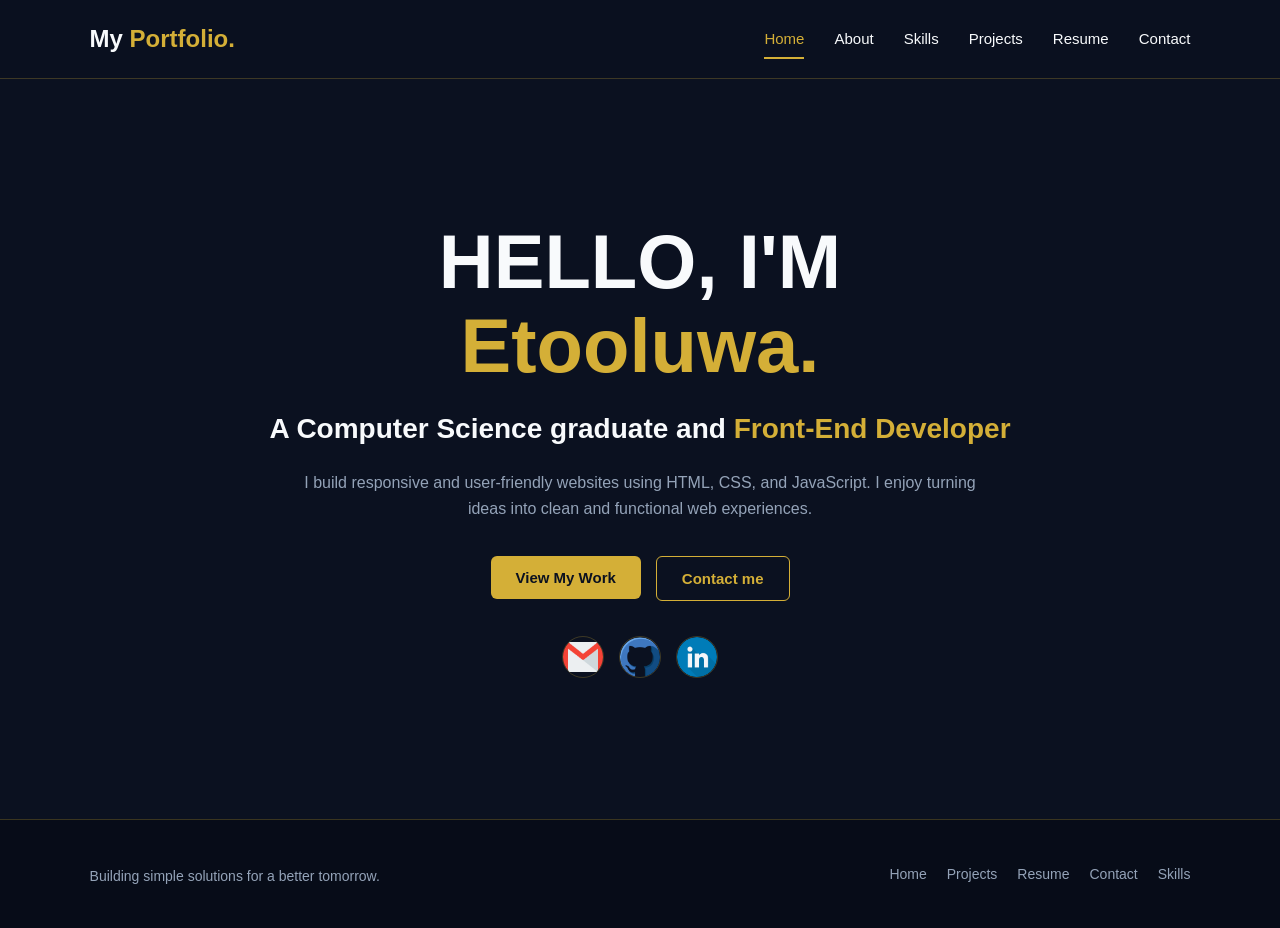
<file: index.html>
<!DOCTYPE html>
<html lang="en">
<head>
    <meta charset="UTF-8">
    <meta name="viewport" content="width=device-width, initial-scale=1.0">
    <title>Home | My Portfolio</title>
    <link rel="stylesheet" href="style.css">
</head>
<body>
    <div class="head">
        <div class="logo">
            <h3>My <span>Portfolio.</span></h3>
        </div>
        <nav>
            <a href="index.html" class="active">Home</a>
            <a href="about.html">About</a>
            <a href="skills.html">Skills</a>
            <a href="work.html">Projects</a>
            <a href="resume.html">Resume</a>
            <a href="contact.html">Contact</a> 
        </nav>
    </div>
    <main>
        <h2>HELLO, I'M <br><span>Etooluwa.</span></h2>
        <h3>A Computer Science graduate and <span>Front-End Developer</span></h3>
         <h4> I build responsive and user-friendly websites using HTML, CSS,  and JavaScript.
        I enjoy turning ideas into clean and functional web experiences.</h4>
        <div class="container">
            <a href="work.html"> 
                <button id="view">View My Work</button>
            </a>
            <a href="contact.html">
                <button id="contact">Contact me</button>
            </a>
           
            
        </div>
        <div class="accounts">
            <img src="asset/gmail.png" alt="refresh">
            <img src="asset/social github.png" alt="refresh">
            <img src="asset/LinkedIn.png" alt="refresh">
        </div>
    </main>
    <footer>
        <div>
            <p>Building simple solutions for a better tomorrow.</p>
        </div>
        <div class="footer-links">
            <a href="index.html">Home</a>
            <a href="work.html">Projects</a>
            <a href="resume.html">Resume</a>
            <a href="contact.html">Contact</a>
            <a href="skills.html">Skills</a>
        </div>
    </footer>
</body>
</html>
</file>
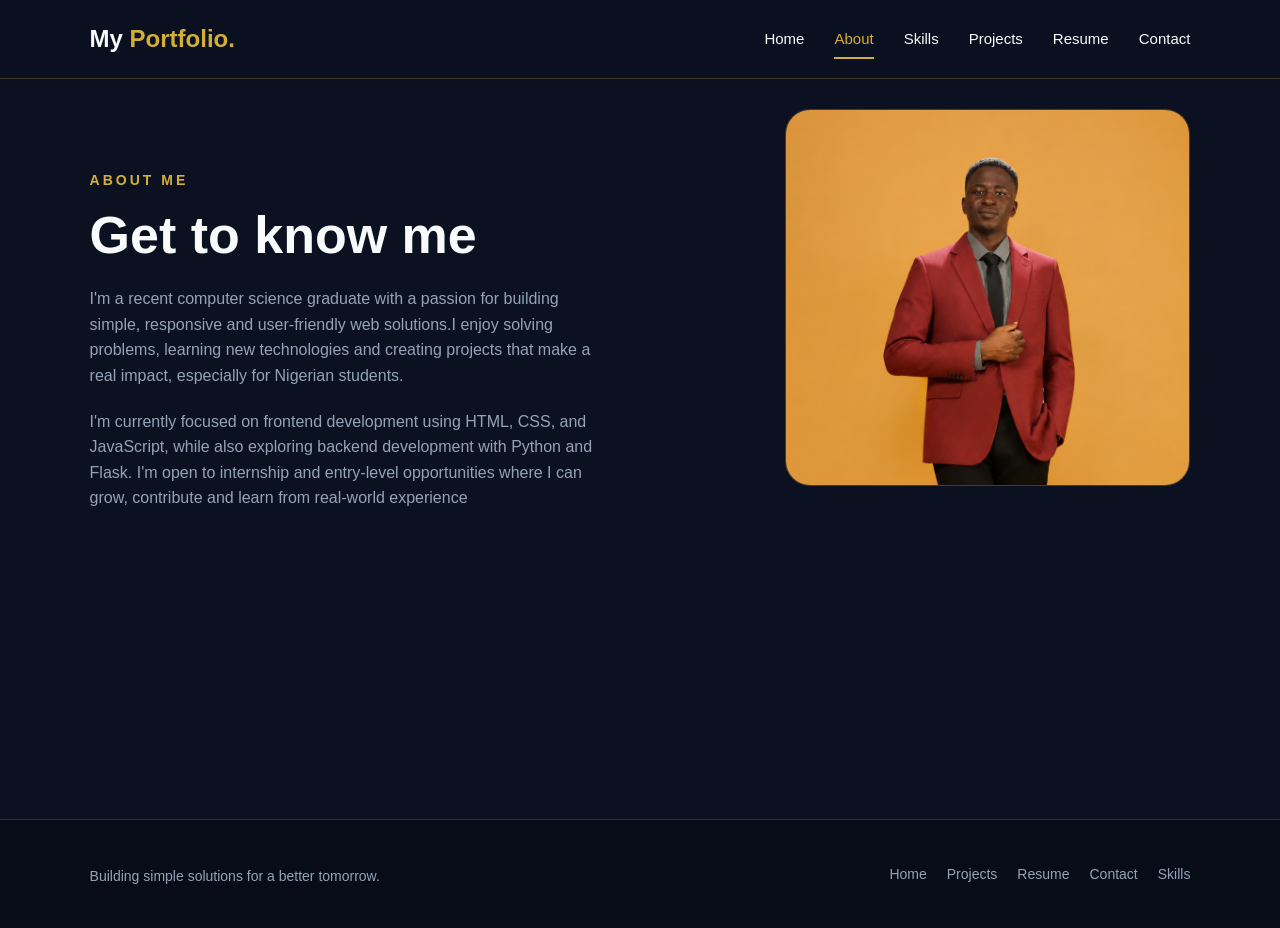
<file: about.html>
<!DOCTYPE html>
<html lang="en">
<head>
    <meta charset="UTF-8">
    <meta name="viewport" content="width=device-width, initial-scale=1.0">
    <title>About Me | My Portfolio</title>
    <link rel="stylesheet" href="style.css">
</head>
<body>
    <header class="navbar">
        <div class="logo">
            <h3>My <span>Portfolio.</span></h3>
        </div>
        <nav>
            <a href="index.html">Home</a>
            <a href="about.html" class="active">About</a>
            <a href="skills.html">Skills</a>
            <a href="work.html">Projects</a>
            <a href="resume.html">Resume</a>
            <a href="contact.html">Contact</a>
        </nav>
    </header>
    <main id="about">
        <div class="texts">
            <h3>ABOUT ME</h3>
            <h1>Get to know me</h1>
            <p id="para1">
                I'm a recent computer science graduate with a passion for building simple,
                 responsive and user-friendly
                web solutions.I enjoy solving problems, learning new technologies and
                 creating projects that make a real impact, especially for 
                Nigerian students.
            </p>
            <p> 
                I'm currently focused on frontend development using HTML, CSS, and JavaScript,
                while also exploring backend development with Python and Flask.
                I'm open to internship and entry-level opportunities where I can grow, contribute and learn from real-world experience
            </p>
          
        </div>
        <div class="DP">
            <img src="asset/pp.png" alt="refresh">
        </div>
    </main>
    <footer>
        <div>
            <p>Building simple solutions for a better tomorrow.</p>
        </div>
        <div class="footer-links">
            <a href="index.html">Home</a>
            <a href="work.html">Projects</a>
            <a href="resume.html">Resume</a>
            <a href="contact.html">Contact</a>
            <a href="skills.html">Skills</a>
        </div>
    </footer>
</body>
</html>
</file>
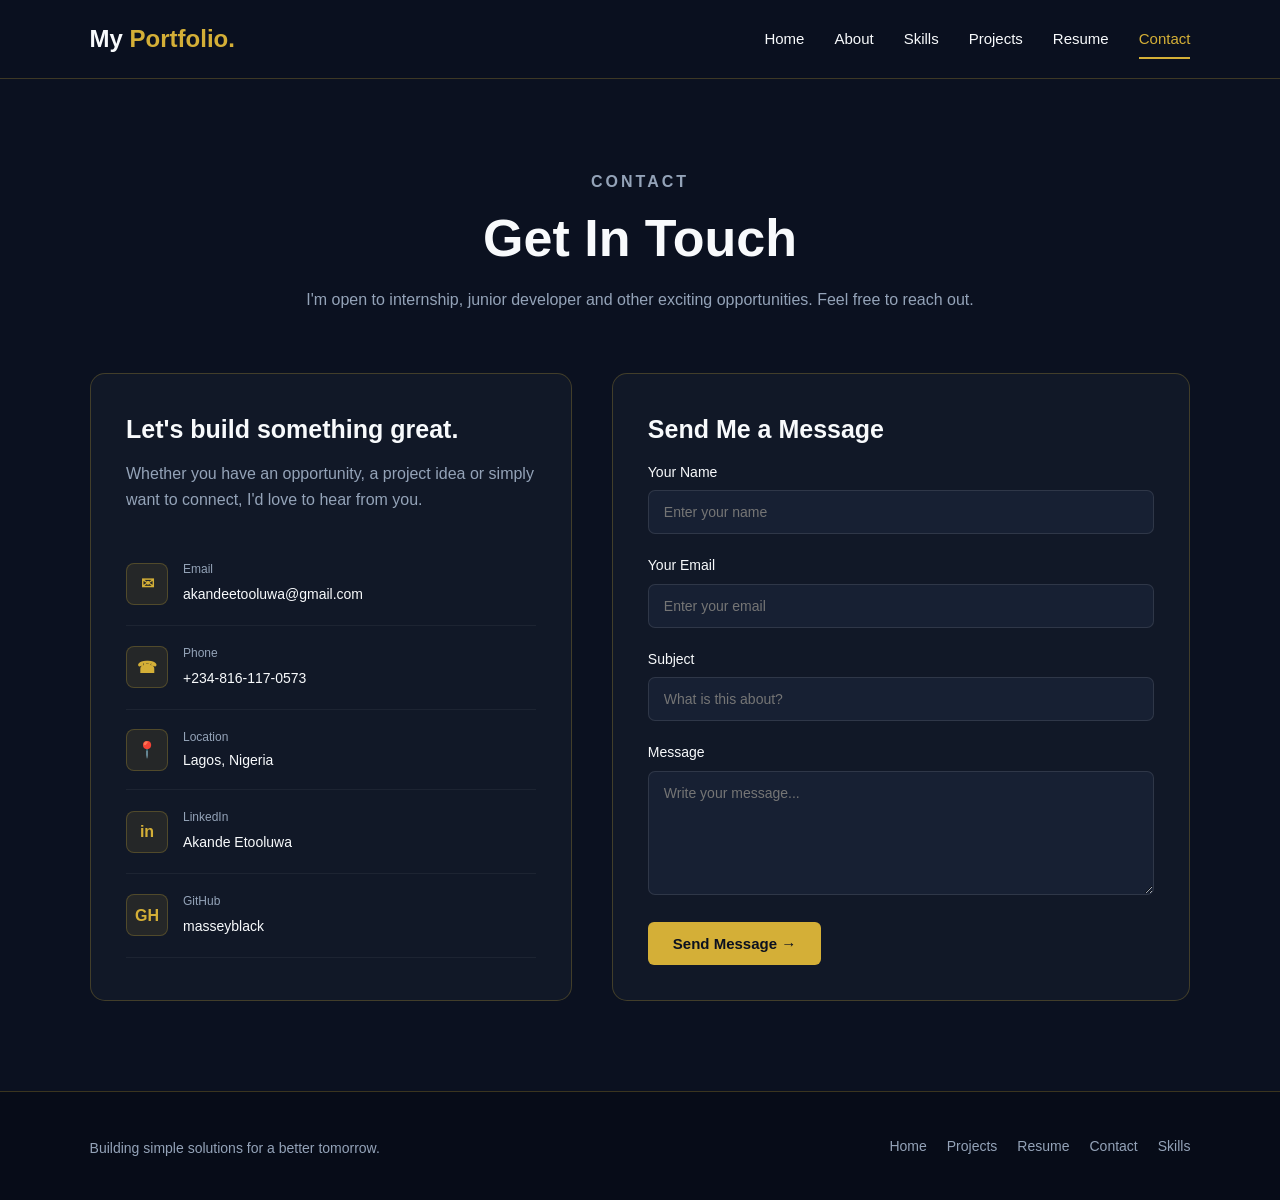
<file: contact.html>
<!DOCTYPE html>
<html lang="en">
<head>
    <meta charset="UTF-8">
    <meta name="viewport" content="width=device-width, initial-scale=1.0">
    <title>Contact | My Portfolio</title>
    <link rel="stylesheet" href="style.css">
</head>
<body>
    <header class="navbar">
        <div class="logo">
            <h3>My <span>Portfolio.</span></h3>
        </div>
        <nav>
            <a href="index.html">Home</a>
            <a href="about.html">About</a>
            <a href="skills.html">Skills</a>
            <a href="work.html">Projects</a>
            <a href="resume.html">Resume</a>
            <a href="contact.html" class="active">Contact</a>
        </nav>
    </header>
    <main class="contact-page">
        <section class="page-heading">
            <p class="small-title">CONTACT</p>
            <h1>Get In Touch</h1>
            <p>
                I'm open to internship, junior developer and other
                exciting opportunities. Feel free to reach out.
            </p>
        </section>
        <section class="contact-container">
            <div class="contact-info">
                <h2>Let's build something great.</h2>
                <p>
                    Whether you have an opportunity, a project idea or simply
                    want to connect, I'd love to hear from you.
                </p>
                <div class="contact-item">
                    <div class="contact-icon">✉</div>
                    <div>
                        <span>Email</span>
                        <a href="mailto:akandeetooluwa@gmail.com">
                            akandeetooluwa@gmail.com
                        </a>
                    </div>
                </div>
                <div class="contact-item">
                    <div class="contact-icon">☎</div>
                    <div>
                        <span>Phone</span>
                        <a href="tel:+2348161170573">
                            +234-816-117-0573
                        </a>
                    </div>
                </div>
                <div class="contact-item">
                    <div class="contact-icon">📍</div>
                    <div>
                        <span>Location</span>
                        <p>Lagos, Nigeria</p>
                    </div>
                </div>
                <div class="contact-item">
                    <div class="contact-icon">in</div>
                    <div>
                        <span>LinkedIn</span>
                        <a href="#" target="_blank">
                            Akande Etooluwa
                        </a>
                    </div>
                </div>
                <div class="contact-item">
                    <div class="contact-icon">GH</div>
                    <div>
                        <span>GitHub</span>
                        <a href="#" target="_blank">
                            masseyblack
                        </a>
                    </div>
                </div>
            </div>
            <!-- Contact Form -->
            <div class="contact-form-box">
                <h2>Send Me a Message</h2>
                <form>
                    <div class="form-group">
                        <label for="name">Your Name</label>
                        <input
                            type="text"
                            id="name"
                            placeholder="Enter your name"
                            required
                        >
                    </div>
                    <div class="form-group">
                        <label for="email">Your Email</label>
                        <input
                            type="email"
                            id="email"
                            placeholder="Enter your email"
                            required
                        >
                    </div>
                    <div class="form-group">
                        <label for="subject">Subject</label>
                        <input
                            type="text"
                            id="subject"
                            placeholder="What is this about?"
                        >
                    </div>
                    <div class="form-group">
                        <label for="message">Message</label>
                        <textarea
                            id="message"
                            rows="6"
                            placeholder="Write your message..."
                            required
                        ></textarea>
                    </div>
                    <button type="submit" class="primary-btn">
                        Send Message →
                    </button>
                </form>
            </div>
        </section>
    </main>
    <footer>
        <div>
            <p>Building simple solutions for a better tomorrow.</p>
        </div>
        <div class="footer-links">
            <a href="index.html">Home</a>
            <a href="work.html">Projects</a>
            <a href="resume.html">Resume</a>
            <a href="contact.html">Contact</a>
            <a href="skills.html">Skills</a>
        </div>
    </footer>
</body>
</html>
</file>
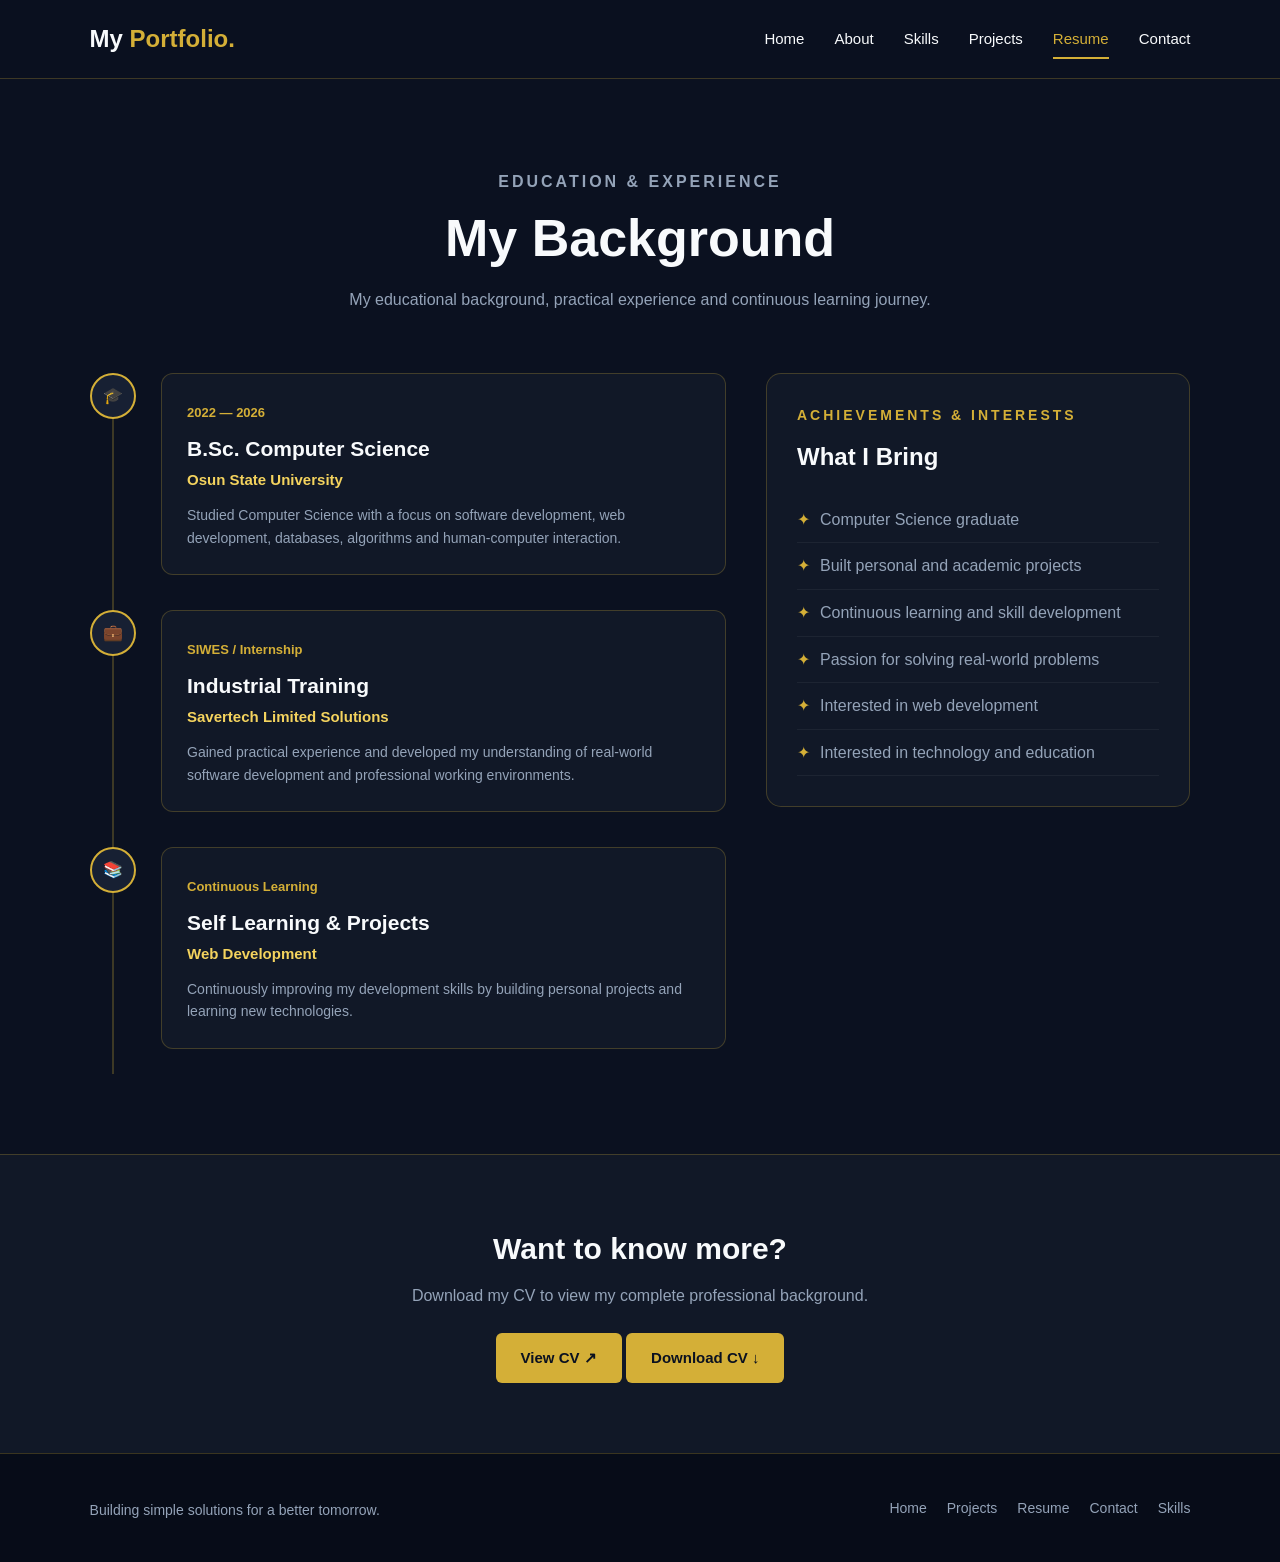
<file: resume.html>
<!DOCTYPE html>
<html lang="en">
<head>
    <meta charset="UTF-8">
    <meta name="viewport" content="width=device-width, initial-scale=1.0">
    <title>Education & Experience | My Portfolio</title>
    <link rel="stylesheet" href="style.css">
</head>
<body>
    <header class="navbar">
        <div class="logo">
            <h3>My <span>Portfolio.</span></h3>
        </div>
        <nav>
            <a href="index.html">Home</a>
            <a href="about.html">About</a>
            <a href="skills.html">Skills</a>
            <a href="work.html">Projects</a>
            <a href="resume.html" class="active">Resume</a>
            <a href="contact.html">Contact</a>
        </nav>
    </header>
    <main class="education-page">
        <section class="page-heading">
            <p class="small-title">EDUCATION & EXPERIENCE</p>
            <h1>My Background</h1>
            <p>
                My educational background, practical experience and
                continuous learning journey.
            </p>
        </section>
        <section class="background-container">
            <div class="timeline">
                <div class="timeline-item">
                    <div class="timeline-icon">
                        🎓
                    </div>
                    <div class="timeline-content">
                        <span class="timeline-date">
                            2022 — 2026
                        </span>
                        <h2>B.Sc. Computer Science</h2>
                        <h3>Osun State University</h3>
                        <p>
                            Studied Computer Science with a focus on software
                            development, web development, databases,
                            algorithms and human-computer interaction.
                        </p>
                    </div>
                </div>
                <div class="timeline-item">
                    <div class="timeline-icon">
                        💼
                    </div>
                    <div class="timeline-content">
                        <span class="timeline-date">
                            SIWES / Internship
                        </span>
                        <h2>Industrial Training</h2>
                        <h3>Savertech Limited Solutions</h3>
                        <p>
                            Gained practical experience and developed my
                            understanding of real-world software development
                            and professional working environments.
                        </p>
                    </div>
                </div>

                <div class="timeline-item">
                    <div class="timeline-icon">
                        📚
                    </div>
                    <div class="timeline-content">
                        <span class="timeline-date">
                            Continuous Learning
                        </span>
                        <h2>Self Learning & Projects</h2>
                        <h3>Web Development</h3>
                        <p>
                            Continuously improving my development skills by
                            building personal projects and learning new
                            technologies.
                        </p>
                    </div>
                </div>
            </div>
            <div class="achievement-box">
                <p class="small-title">ACHIEVEMENTS & INTERESTS</p>
                <h2>What I Bring</h2>
                <ul>
                    <li>Computer Science graduate</li>
                    <li>Built personal and academic projects</li>
                    <li>Continuous learning and skill development</li>
                    <li>Passion for solving real-world problems</li>
                    <li>Interested in web development</li>
                    <li>Interested in technology and education</li>
                </ul>
            </div>
        </section>
        <section class="cv-section">
            <h2>Want to know more?</h2>
            <p>
                Download my CV to view my complete professional background.
            </p>
            <a href="asset/CV.pdf" target="_blank" class="primary-btn">
                View CV ↗
            </a>
            <a href="asset/CV.pdf" class="primary-btn" download>
                Download CV ↓
            </a>

        </section>
    </main>
    <footer>
        <div>
            <p>Building simple solutions for a better tomorrow.</p>
        </div>
        <div class="footer-links">
            <a href="index.html">Home</a>
            <a href="work.html">Projects</a>
            <a href="resume.html">Resume</a>
            <a href="contact.html">Contact</a>
            <a href="skills.html">Skills</a>
        </div>
    </footer>
</body>
</html>
</file>
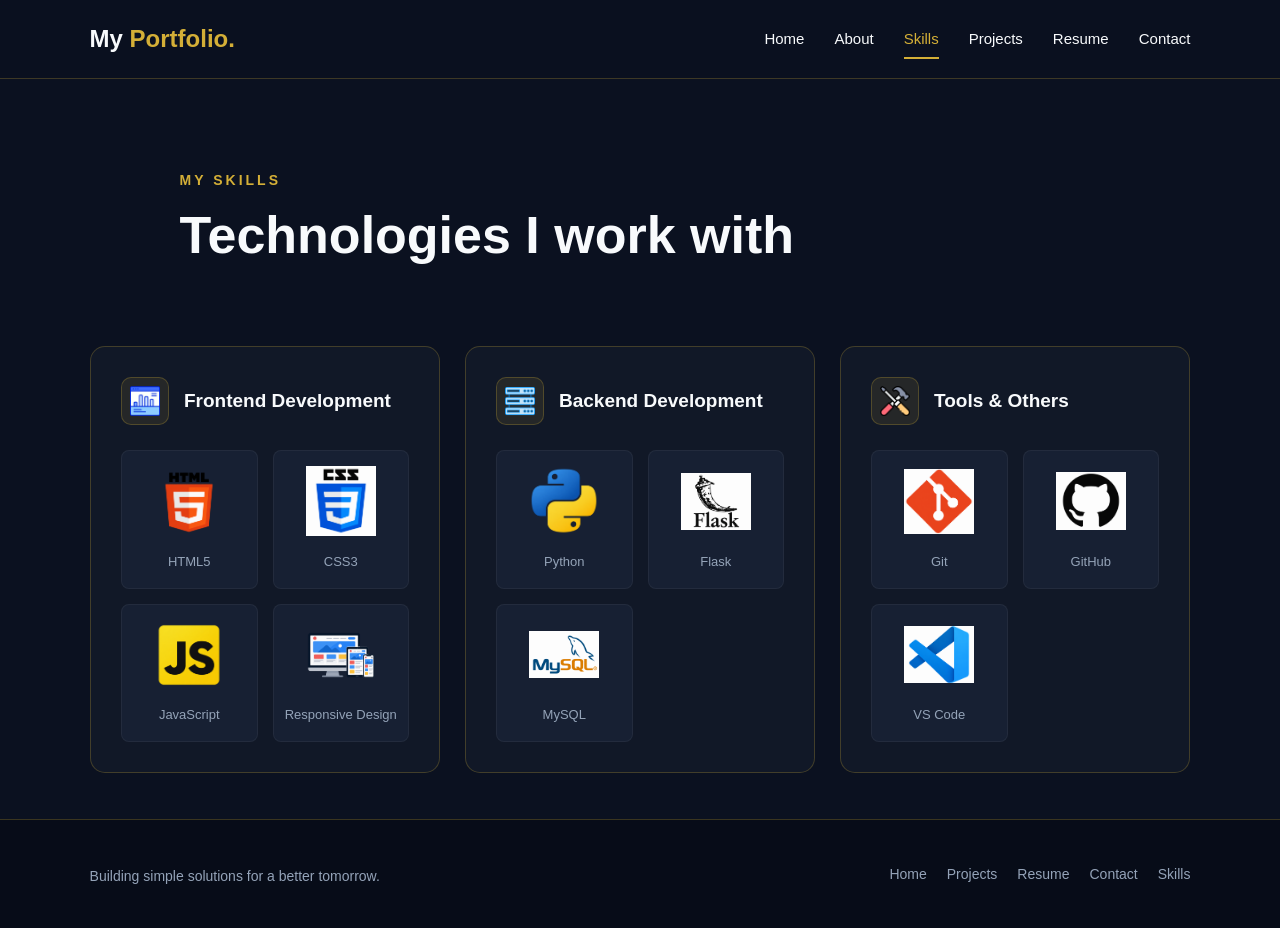
<file: skills.html>
<!DOCTYPE html>
<html lang="en">
<head>
    <meta charset="UTF-8">
    <meta name="viewport" content="width=device-width, initial-scale=1.0">
    <title>Skills | My Portfolio</title>
    <link rel="stylesheet" href="style.css">
</head>
<body>
    <header class="navbar">
        <div class="logo">
            <h3>My <span>Portfolio.</span></h3>
        </div>
        <nav>
            <a href="index.html">Home</a>
            <a href="about.html">About</a>
            <a href="skills.html" class="active">Skills</a>
            <a href="work.html" >Projects</a>
            <a href="resume.html">Resume</a>
            <a href="contact.html">Contact</a>
        </nav>
    </header>
    <main>
        <div class="texts">
            <h3>MY SKILLS</h3>
            <h1>Technologies I work with</h1>
        </div>
        <div class="skill-container">
            <div id="frontend">
                <div id="head">
                    <div id="fd-logo">
                        <img src="asset/frontend.png" alt="">
                    </div>
                    <div id="fd-text">
                        <h3>Frontend Development</h3>
                    </div>
                </div>

                <div class="logo-container">
                    <div>
                        <img src="asset/html.png" alt="">
                        <p>HTML5</p>
                    </div>
                    <div>
                        <img src="asset/css.png" alt="">
                        <p>CSS3</p>
                    </div>
                    <div>
                        <img src="asset/java.png" alt="">
                        <p>JavaScript</p>
                    </div>
                    <div>
                        <img src="asset/responsive.png" alt="">
                        <p>Responsive Design</p>
                    </div>
                </div>
            </div>

            <div id="backend">
                <div id="head">
                    <div id="bd-logo">
                        <img src="asset/backend.png" alt="">
                    </div>
                    <div id="bd-text">
                        <h3>Backend Development</h3>
                    </div>
                </div>

                <div class="logo-container">
                    <div>
                        <img src="asset/python.png" alt="">
                        <p>Python</p>
                    </div>
                    <div>
                        <img src="asset/flask.png" alt="">
                        <p>Flask</p>
                    </div>
                    <div>
                        <img src="asset/sql.png" alt="">
                        <p>MySQL</p>
                    </div>
                </div>
            </div>

            <div id="others">
                <div id="head">
                    <div id="tools-logo">
                        <img src="asset/tools.png" alt="">
                    </div>
                    <div id="text">
                        <h3>Tools & Others</h3>
                    </div>
                </div>

                <div class="logo-container">
                    <div>
                        <img src="asset/git.png" alt="">
                        <p>Git</p>
                    </div>
                    <div>
                        <img src="asset/github.png" alt="">
                        <p>GitHub</p>
                    </div>
                    <div>
                        <img src="asset/vcode.png" alt="">
                        <p>VS Code</p>
                    </div>
                </div>
            </div>
        </div>
    </main>
    <footer>
        <div>
            <p>Building simple solutions for a better tomorrow.</p>
        </div>
        <div class="footer-links">
            <a href="index.html">Home</a>
            <a href="work.html">Projects</a>
            <a href="resume.html">Resume</a>
            <a href="contact.html">Contact</a>
            <a href="skills.html">Skills</a>
        </div>
    </footer>
</body>
</html>
</file>
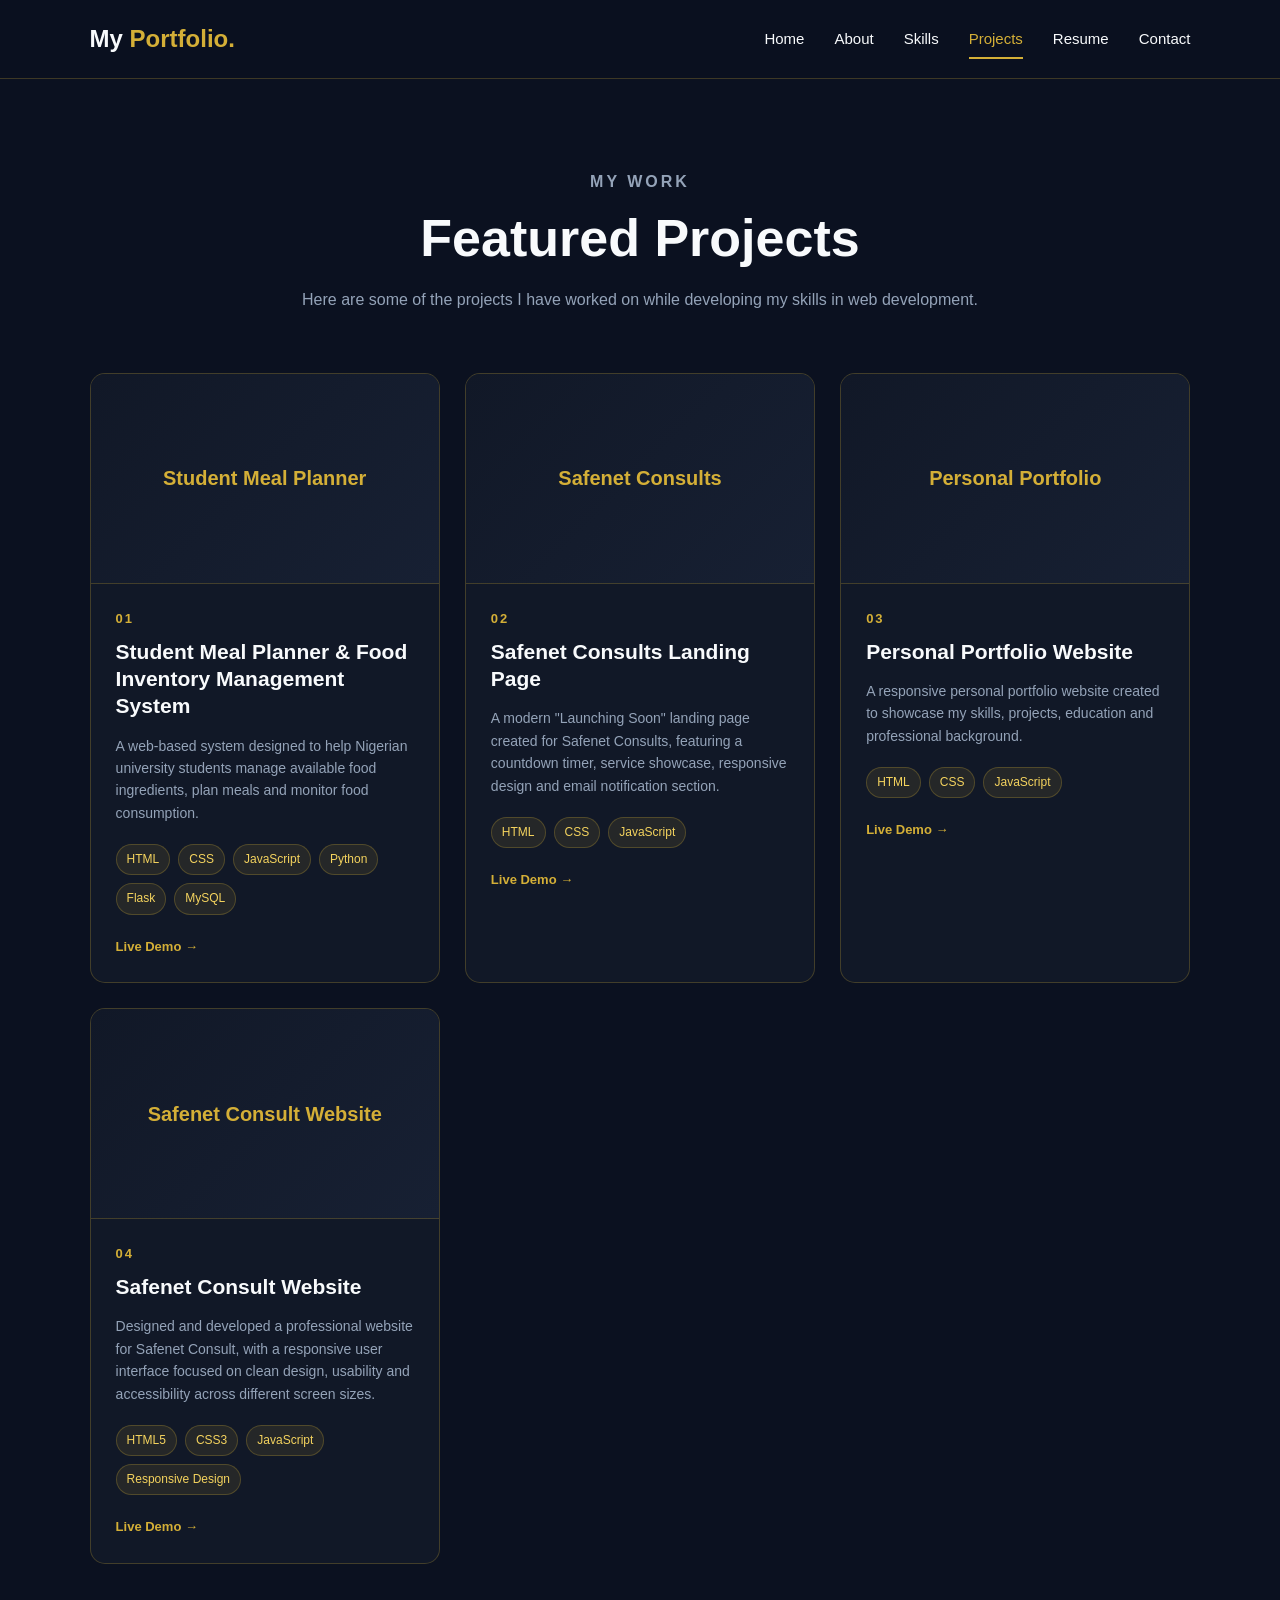
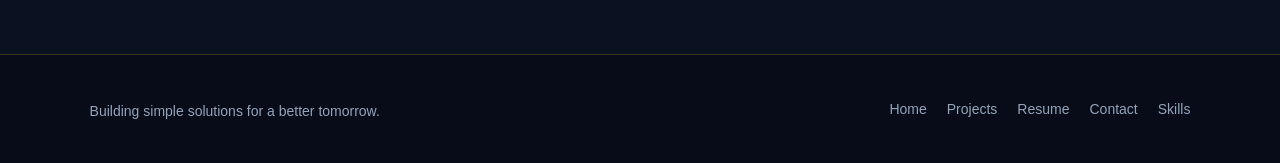
<file: work.html>
<!DOCTYPE html>
<html lang="en">
<head>
    <meta charset="UTF-8">
    <meta name="viewport" content="width=device-width, initial-scale=1.0">
    <title>Projects | My Portfolio </title>
    <link rel="stylesheet" href="style.css">
</head>
<body>
    <header class="navbar">
        <div class="logo">
            <h3>My <span>Portfolio.</span></h3>
        </div>
        <nav>
            <a href="index.html">Home</a>
            <a href="about.html">About</a>
            <a href="skills.html">Skills</a>
            <a href="work.html" class="active">Projects</a>
            <a href="resume.html">Resume</a>
            <a href="contact.html">Contact</a>
        </nav>
    </header>
    
    <main class="work-page">
        <section class="page-heading">
            <p class="small-title">MY WORK</p>
            <h1>Featured Projects</h1>
            <p>
                Here are some of the projects I have worked on while
                developing my skills in web development.
            </p>
        </section>
        <section class="projects-grid">
            <article class="project-card">
                <div class="project-image meal-image">
                    <span>Student Meal Planner</span>
                </div>
                <div class="project-content">
                    <p class="project-number">01</p>
                    <h2>
                        Student Meal Planner & Food Inventory Management System
                    </h2>
                    <p>
                        A web-based system designed to help Nigerian university
                        students manage available food ingredients, plan meals
                        and monitor food consumption.
                    </p>
                    <div class="technologies">
                        <span>HTML</span>
                        <span>CSS</span>
                        <span>JavaScript</span>
                        <span>Python</span>
                        <span>Flask</span>
                        <span>MySQL</span>
                    </div>
                    <div class="project-links">
                        <a href="#" class="live-link">Live Demo →</a>
                   
                    </div>
                </div>
            </article>
            <article class="project-card">
                <div class="project-image safenet-image">
                    <span>Safenet Consults</span>
                </div>
                <div class="project-content">
                    <p class="project-number">02</p>
                    <h2>Safenet Consults Landing Page</h2>
                    <p>
                        A modern "Launching Soon" landing
                        page created for Safenet Consults, featuring
                        a countdown timer, service showcase, responsive 
                        design and email notification section.
                    </p>
                    <div class="technologies">
                        <span>HTML</span>
                        <span>CSS</span>
                        <span>JavaScript</span>
                    </div>
                    <div class="project-links">
                        <a href="#" class="live-link">Live Demo →</a>
                       
                    </div>
                </div>
            </article>
            <article class="project-card">
                <div class="project-image portfolio-image">
                    <span>Personal Portfolio</span>
                </div>
                <div class="project-content">
                    <p class="project-number">03</p>
                    <h2>Personal Portfolio Website</h2>
                    <p>
                        A responsive personal portfolio website created to
                        showcase my skills, projects, education and professional
                        background.
                    </p>
                    <div class="technologies">
                        <span>HTML</span>
                        <span>CSS</span>
                        <span>JavaScript</span>
                    </div>
                    <div class="project-links">
                        <a href="#" class="live-link">Live Demo →</a>
                    </div>
                </div>
            </article>
            <article class="project-card">

                <div class="project-image safenet-website-image">
                    <span>Safenet Consult Website</span>
                </div>

                <div class="project-content">

                    <p class="project-number">04</p>

                    <h2>Safenet Consult Website</h2>

                    <p>
                        Designed and developed a professional website for
                        Safenet Consult, with a responsive user interface
                        focused on clean design, usability and accessibility
                        across different screen sizes.
                    </p>

                    <div class="technologies">
                        <span>HTML5</span>
                        <span>CSS3</span>
                        <span>JavaScript</span>
                        <span>Responsive Design</span>
                    </div>

                    <div class="project-links">
                        <a href="#" class="live-link">Live Demo →</a>
                      
                    </div>

                </div>

            </article>
        </section>
    </main>
    <!-- Footer -->
    <footer>
        <div>
            <p>Building simple solutions for a better tomorrow.</p>
        </div>
        <div class="footer-links">
            <a href="index.html">Home</a>
            <a href="work.html">Projects</a>
            <a href="resume.html">Resume</a>
            <a href="contact.html">Contact</a>
            <a href="skills.html">Skills</a>
        </div>
    </footer>
</body>
</html>
</file>
<file: style.css>
/* =========================================
   MY PORTFOLIO - DARK NAVY & GOLD
   ========================================= */
* {
    margin: 0;
    padding: 0;
    box-sizing: border-box;
}
html {
    scroll-behavior: smooth;
}
body {
    font-family: Arial, Helvetica, sans-serif;
    background: #0B1120;
    color: #F8FAFC;
    line-height: 1.6;
    min-height: 100vh;
}
/* =========================================
   COLORS
   ========================================= */
:root {
    --navy: #0B1120;
    --navy-light: #111827;
    --navy-card: #172033;
    --gold: #D4AF37;
    --gold-light: #F4D35E;
    --white: #F8FAFC;
    --muted: #94A3B8;
    --border: rgba(212, 175, 55, 0.25);
}
/* =========================================
   HEADER / NAVIGATION
   ========================================= */
.navbar,
.head {
    width: 100%;
    padding: 20px 7%;
    background: rgba(11, 17, 32, 0.95);
    border-bottom: 1px solid var(--border);
    display: flex;
    align-items: center;
    justify-content: space-between;
    position: sticky;
    top: 0;
    z-index: 1000;
    backdrop-filter: blur(10px);
}
.logo h3 {
    font-size: 24px;
    color: var(--white);
    font-weight: 700;
}
.logo h3 span {
    color: var(--gold);
}
nav {
    display: flex;
    align-items: center;
    gap: 30px;
}
nav a {
    color: var(--white);
    text-decoration: none;
    font-size: 15px;
    font-weight: 500;
    position: relative;
    transition: 0.3s ease;
}
nav a:hover {
    color: var(--gold);
}
nav a.active {
    color: var(--gold);
}
nav a.active::after {
    content: "";
    position: absolute;
    left: 0;
    bottom: -8px;
    width: 100%;
    height: 2px;
    background: var(--gold);
}
/* =========================================
   GENERAL MAIN SECTION
   ========================================= */
main {
    width: 100%;
    min-height: calc(100vh - 160px);
}
.page-heading {
    text-align: center;
    max-width: 750px;
    margin: 0 auto;
    padding: 90px 20px 50px;
}
.small-title,
.texts h3 {
    color: var(--gold);
    font-size: 14px;
    font-weight: 700;
    letter-spacing: 3px;
    margin-bottom: 12px;
}
.page-heading h1,
.texts h1 {
    font-size: clamp(34px, 5vw, 52px);
    line-height: 1.2;
    margin-bottom: 18px;
    color: var(--white);
}
.page-heading p {
    color: var(--muted);
    font-size: 16px;
}
/* =========================================
   HOME PAGE
   ========================================= */
body:has(.head) main {
    min-height: calc(100vh - 160px);
}
.head + main {
    display: flex;
    flex-direction: column;
    align-items: center;
    justify-content: center;
    text-align: center;
    padding: 80px 20px;
}
.head + main h2 {
    font-size: clamp(42px, 8vw, 76px);
    line-height: 1.1;
    margin-bottom: 20px;
}
.head + main h2 span {
    color: var(--gold);
}
.head + main h3 {
    font-size: clamp(20px, 3vw, 28px);
    color: var(--white);
    margin-bottom: 18px;
}
.head + main h3 span {
    color: var(--gold);
}
.head + main h4 {
    max-width: 700px;
    color: var(--muted);
    font-size: 16px;
    font-weight: 400;
    margin-bottom: 35px;
}
.container {
    display: flex;
    gap: 15px;
    justify-content: center;
    flex-wrap: wrap;
}
.container a {
    text-decoration: none;
}
/* =========================================
   BUTTONS
   ========================================= */
button,
.primary-btn,
.CV {
    border: none;
    cursor: pointer;
    font-family: inherit;
    font-size: 15px;
    font-weight: 600;
    padding: 13px 25px;
    border-radius: 6px;
    transition: 0.3s ease;
}
#view,
.primary-btn,
.CV {
    background: var(--gold);
    color: var(--navy);
}
#view:hover,
.primary-btn:hover,
.CV:hover {
    background: var(--gold-light);
    transform: translateY(-3px);
    box-shadow: 0 8px 25px rgba(212, 175, 55, 0.2);
}
#contact {
    background: transparent;
    color: var(--gold);
    border: 1px solid var(--gold);
}
#contact:hover {
    background: var(--gold);
    color: var(--navy);
    transform: translateY(-3px);
}
/* =========================================
   SOCIAL / ACCOUNT ICONS
   ========================================= */
.accounts {
    display: flex;
    gap: 15px;
    margin-top: 35px;
}
.accounts img {
    width: 42px;
    height: 42px;
    border: 1px solid var(--border);
    border-radius: 50%;
    object-fit: cover;
    transition: 0.3s ease;
}
.accounts img:hover {
    border-color: var(--gold);
    transform: translateY(-3px);
}
/* =========================================
   ABOUT PAGE
   ========================================= */
main:not(.work-page):not(.education-page):not(.contact-page) .texts {
    max-width: 1100px;
    margin: 0 auto;
    padding: 90px 7% 40px;
   
}
#about{
   display: flex;
}

main .texts h1 {
    margin-bottom: 20px;
}
main .texts p {
    max-width: 700px;
    color: var(--muted);
    margin-bottom: 20px;
}
#para1 {
    margin-top: 10px;
}
.DP {
    max-width: 1100px;
    height: 300px;
    margin: 0 auto 80px;
    padding: 0 7%;
    margin-top: 30px;
}
.DP img {
    width: 100%;
    max-width: 550px;
    min-height: 350px;
    object-fit: cover;
    border-radius: 25px;
    border: 1px solid var(--border);
    background: var(--navy-light);
}
/* =========================================
   SKILLS PAGE
   ========================================= */
.skill-container {
    width: 86%;
    max-width: 1100px;
    margin: 20px auto 90px;
    display: grid;
    grid-template-columns: repeat(3, 1fr);
    gap: 25px;
}
#frontend,
#backend,
#others {
    background: var(--navy-light);
    border: 1px solid var(--border);
    border-radius: 15px;
    padding: 30px;
    transition: 0.3s ease;
}
#frontend:hover,
#backend:hover,
#others:hover {
    transform: translateY(-7px);
    border-color: var(--gold);
    box-shadow: 0 15px 35px rgba(0, 0, 0, 0.25);
}
#head {
    display: flex;
    align-items: center;
    gap: 15px;
    margin-bottom: 25px;
}
#head h3 {
    color: var(--white);
    font-size: 19px;
}
#fd-logo,
#bd-logo,
#tools-logo {
    width: 48px;
    height: 48px;
    border-radius: 10px;
    background: rgba(212, 175, 55, 0.1);
    border: 1px solid var(--border);
    display: flex;
    align-items: center;
    justify-content: center;
}
#fd-logo img,
#bd-logo img,
#tools-logo img {
    max-width: 30px;
    max-height: 30px;
}
.logo-container {
    display: grid;
    grid-template-columns: repeat(2, 1fr);
    gap: 15px;
}
.logo-container > div {
    background: var(--navy-card);
    padding: 15px 10px;
    border-radius: 8px;
    text-align: center;
    border: 1px solid rgba(255, 255, 255, 0.05);
    transition: 0.3s ease;
}
.logo-container > div:hover {
    border-color: var(--gold);
}
.logo-container img {
    width: 70px;
    height: 70px;
    object-fit: contain;
    margin-bottom: 8px;
}
.logo-container p {
    color: var(--muted);
    font-size: 13px;
}
/* =========================================
   PROJECTS PAGE
   ========================================= */
.projects-grid {
    width: 86%;
    max-width: 1150px;
    margin: 10px auto 90px;
    display: grid;
    grid-template-columns: repeat(3, 1fr);
    gap: 25px;
}
.project-card {
    background: var(--navy-light);
    border: 1px solid var(--border);
    border-radius: 15px;
    overflow: hidden;
    transition: 0.3s ease;
}
.project-card:hover {
    transform: translateY(-8px);
    border-color: var(--gold);
    box-shadow: 0 15px 40px rgba(0, 0, 0, 0.3);
}
.project-image {
    height: 210px;
    background: linear-gradient(135deg, #111827, #172033);
    display: flex;
    align-items: center;
    justify-content: center;
    border-bottom: 1px solid var(--border);
}
.project-image span {
    color: var(--gold);
    font-size: 20px;
    font-weight: 700;
    text-align: center;
    padding: 20px;
}
.project-content {
    padding: 25px;
}
.project-number {
    color: var(--gold);
    font-size: 13px;
    font-weight: 700;
    letter-spacing: 2px;
    margin-bottom: 8px;
}
.project-content h2 {
    font-size: 21px;
    color: var(--white);
    line-height: 1.3;
    margin-bottom: 15px;
}
.project-content > p:not(.project-number) {
    color: var(--muted);
    font-size: 14px;
    margin-bottom: 20px;
}
.technologies {
    display: flex;
    flex-wrap: wrap;
    gap: 8px;
    margin-bottom: 22px;
}
.technologies span {
    padding: 5px 10px;
    background: rgba(212, 175, 55, 0.1);
    border: 1px solid var(--border);
    border-radius: 20px;
    color: var(--gold-light);
    font-size: 12px;
}
.project-links {
    display: flex;
    gap: 20px;
}
.project-links a {
    text-decoration: none;
    font-size: 13px;
    font-weight: 600;
    transition: 0.3s ease;
}
.live-link {
    color: var(--gold);
}
.github-link {
    color: var(--white);
}
.project-links a:hover {
    color: var(--gold-light);
}
/* =========================================
   RESUME / EDUCATION PAGE
   ========================================= */
.background-container {
    width: 86%;
    max-width: 1100px;
    margin: 10px auto 70px;
    display: grid;
    grid-template-columns: 1.5fr 1fr;
    gap: 40px;
}
.timeline {
    position: relative;
}
.timeline::before {
    content: "";
    position: absolute;
    left: 22px;
    top: 10px;
    bottom: 10px;
    width: 2px;
    background: var(--border);
}
.timeline-item {
    display: flex;
    gap: 25px;
    position: relative;
    margin-bottom: 35px;
}
.timeline-icon {
    width: 46px;
    height: 46px;
    flex-shrink: 0;
    border-radius: 50%;
    background: var(--navy-card);
    border: 2px solid var(--gold);
    display: flex;
    align-items: center;
    justify-content: center;
    z-index: 1;
}
.timeline-content {
    background: var(--navy-light);
    border: 1px solid var(--border);
    border-radius: 12px;
    padding: 25px;
    flex: 1;
}
.timeline-date {
    color: var(--gold);
    font-size: 13px;
    font-weight: 600;
}
.timeline-content h2 {
    font-size: 21px;
    margin: 7px 0 3px;
}
.timeline-content h3 {
    color: var(--gold-light);
    font-size: 15px;
    margin-bottom: 12px;
}
.timeline-content p {
    color: var(--muted);
    font-size: 14px;
}
.achievement-box {
    background: var(--navy-light);
    border: 1px solid var(--border);
    border-radius: 15px;
    padding: 30px;
    height: fit-content;
}
.achievement-box h2 {
    margin: 8px 0 20px;
}
.achievement-box ul {
    list-style: none;
}
.achievement-box li {
    color: var(--muted);
    padding: 10px 0;
    border-bottom: 1px solid rgba(255, 255, 255, 0.05);
}
.achievement-box li::before {
    content: "✦";
    color: var(--gold);
    margin-right: 10px;
}
.cv-section {
    text-align: center;
    padding: 70px 20px;
    background: var(--navy-light);
    border-top: 1px solid var(--border);
}
.cv-section h2 {
    font-size: 30px;
    margin-bottom: 10px;
}
.cv-section p {
    color: var(--muted);
    margin-bottom: 25px;
}
.cv-section a {
    display: inline-block;
    text-decoration: none;
}
/* =========================================
   CONTACT PAGE
   ========================================= */
.contact-container {
    width: 86%;
    max-width: 1100px;
    margin: 10px auto 90px;
    display: grid;
    grid-template-columns: 1fr 1.2fr;
    gap: 40px;
}
.contact-info,
.contact-form-box {
    background: var(--navy-light);
    border: 1px solid var(--border);
    border-radius: 15px;
    padding: 35px;
}
.contact-info h2,
.contact-form-box h2 {
    font-size: 25px;
    margin-bottom: 12px;
}
.contact-info > p {
    color: var(--muted);
    margin-bottom: 30px;
}
.contact-item {
    display: flex;
    align-items: center;
    gap: 15px;
    padding: 18px 0;
    border-bottom: 1px solid rgba(255, 255, 255, 0.05);
}
.contact-icon {
    width: 42px;
    height: 42px;
    border-radius: 8px;
    background: rgba(212, 175, 55, 0.1);
    border: 1px solid var(--border);
    color: var(--gold);
    display: flex;
    align-items: center;
    justify-content: center;
    font-weight: 700;
}
.contact-item span {
    display: block;
    color: var(--muted);
    font-size: 12px;
    margin-bottom: 2px;
}
.contact-item a,
.contact-item p {
    color: var(--white);
    text-decoration: none;
    font-size: 14px;
}
.contact-item a:hover {
    color: var(--gold);
}
.form-group {
    margin-bottom: 20px;
}
.form-group label {
    display: block;
    color: var(--white);
    font-size: 14px;
    margin-bottom: 7px;
}
.form-group input,
.form-group textarea {
    width: 100%;
    background: var(--navy-card);
    border: 1px solid rgba(255, 255, 255, 0.1);
    border-radius: 7px;
    padding: 13px 15px;
    color: var(--white);
    font-family: inherit;
    font-size: 14px;
    outline: none;
    transition: 0.3s ease;
}
.form-group input:focus,
.form-group textarea:focus {
    border-color: var(--gold);
    box-shadow: 0 0 0 3px rgba(212, 175, 55, 0.08);
}
.form-group textarea {
    resize: vertical;
}
/* =========================================
   FOOTER
   ========================================= */
footer {
    background: #070C18;
    border-top: 1px solid var(--border);
    padding: 40px 7%;
    display: flex;
    justify-content: space-between;
    align-items: center;
    gap: 30px;
}
footer h2 {
    font-size: 24px;
}
footer h2 span {
    color: var(--gold);
}
footer p {
    color: var(--muted);
    font-size: 14px;
    margin-top: 5px;
}
.footer-links {
    display: flex;
    flex-wrap: wrap;
    gap: 20px;
}
.footer-links a {
    color: var(--muted);
    text-decoration: none;
    font-size: 14px;
    transition: 0.3s ease;
}
.footer-links a:hover {
    color: var(--gold);
}
/* =========================================
   RESPONSIVE DESIGN
   ========================================= */
@media (max-width: 900px) {
    .navbar,
    .head {
        padding: 18px 5%;
    }
    nav {
        gap: 18px;
    }
    nav a {
        font-size: 13px;
    }
    .skill-container,
    .projects-grid {
        grid-template-columns: repeat(2, 1fr);
    }
    .background-container,
    .contact-container {
        grid-template-columns: 1fr;
    }
}
@media (max-width: 650px) {
    .navbar,
    .head {
        flex-direction: column;
        gap: 18px;
        padding: 18px 20px;
    }
    nav {
        width: 100%;
        justify-content: center;
        flex-wrap: wrap;
        gap: 12px 18px;
    }
    nav a {
        font-size: 12px;
    }
    .page-heading {
        padding-top: 60px;
    }
    .skill-container,
    .projects-grid {
        grid-template-columns: 1fr;
        width: 90%;
    }
    .background-container,
    .contact-container {
        width: 90%;
    }
    .contact-info,
    .contact-form-box {
        padding: 25px;
    }
    footer {
        flex-direction: column;
        text-align: center;
    }
    .footer-links {
        justify-content: center;
    }
    .head + main {
        padding: 60px 20px;
    }
    .head + main h2 {
        font-size: 43px;
    }
}
@media (max-width: 400px) {
    nav {
        gap: 10px 14px;
    }
    nav a {
        font-size: 11px;
    }
    .logo-container {
        grid-template-columns: 1fr;
    }
    .project-links {
        flex-direction: column;
        gap: 10px;
    }
}
</file>
